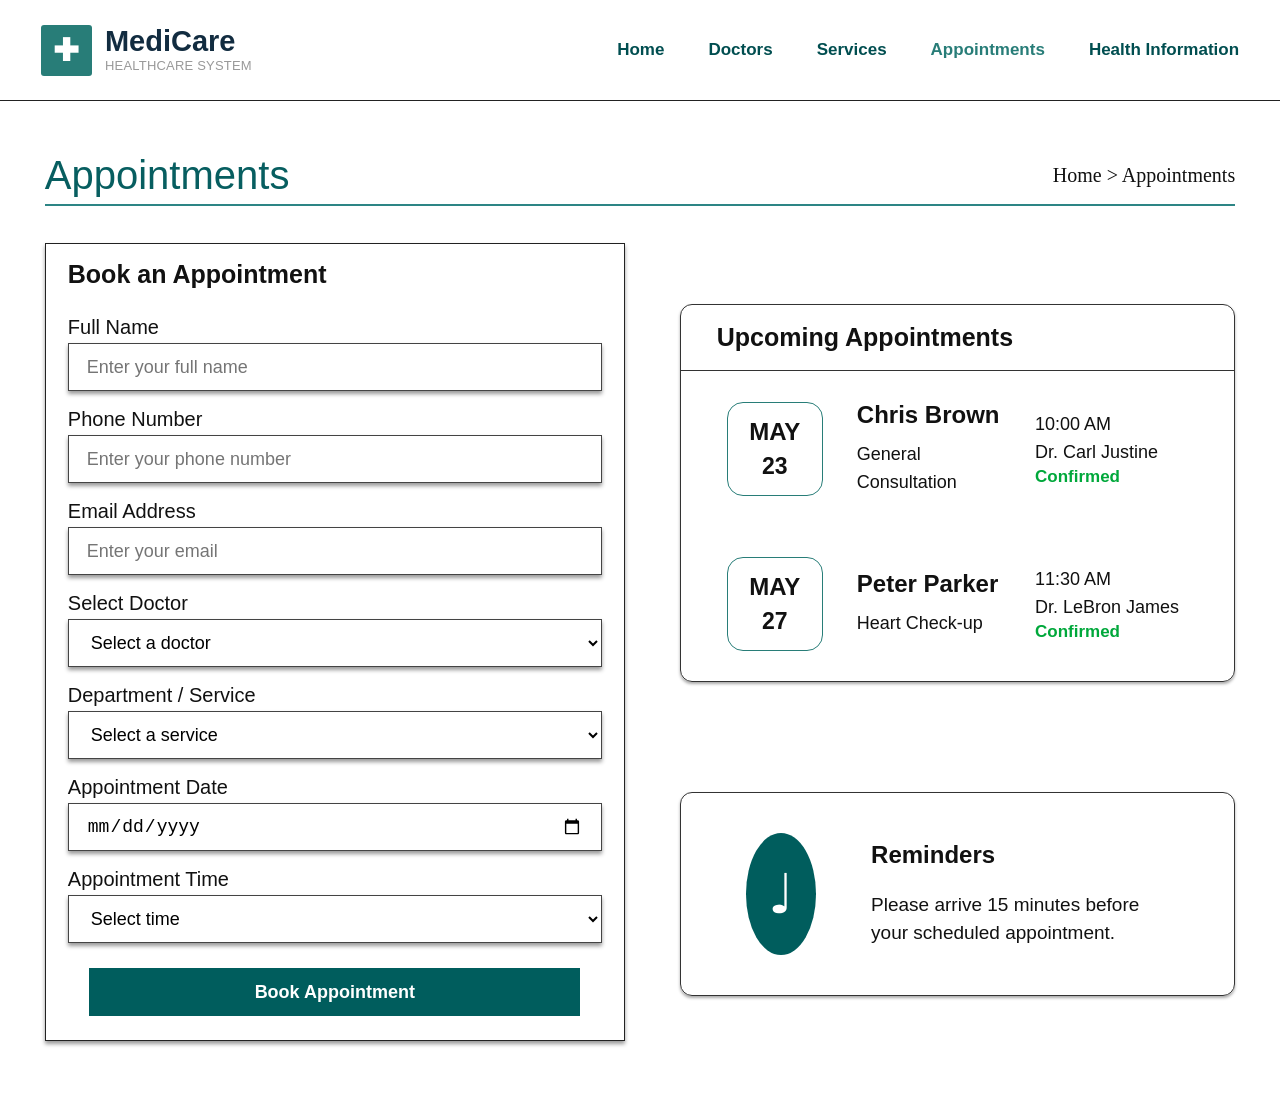
<file: appointments.html>
<!doctype html>
<html lang="en">
  <head>
    <meta charset="UTF-8" />
    <meta name="viewport" content="width=device-width, initial-scale=1.0" />
    <title>MediCare | Appointments</title>
    <link rel="stylesheet" href="style.css" />
  </head>
  <body>
    <header class="site-header">
      <a class="brand" href="index.html"
        ><span class="brand-mark">✚</span
        ><span
          ><strong>MediCare</strong><small>HEALTHCARE SYSTEM</small></span
        ></a
      >
      <nav class="main-nav">
        <a href="index.html">Home</a><a href="doctors.html">Doctors</a
        ><a href="services.html">Services</a
        ><a class="active" href="appointments.html">Appointments</a
        ><a href="health-information.html">Health Information</a>
      </nav>
    </header>
    <main class="container page-content appointment-page">
      <div class="page-heading">
        <h1>Appointments</h1>
        <span>Home &gt; Appointments</span>
      </div>
      <div class="appointment-layout">
        <form class="appointment-form" id="appointmentForm">
          <h2>Book an Appointment</h2>
          <label
            >Full Name<input
              id="fullName"
              type="text"
              placeholder="Enter your full name"
              required
          /></label>
          <label
            >Phone Number<input
              id="phone"
              type="tel"
              placeholder="Enter your phone number"
              required
          /></label>
          <label
            >Email Address<input
              id="email"
              type="email"
              placeholder="Enter your email"
              required
          /></label>
          <label
            >Select Doctor<select required>
              <option value="">Select a doctor</option>
              <option>Dr. Carl Justine</option>
              <option>Dr. Johnny Sins</option>
              <option>Dr. Brian Carlo</option>
              <option>Dr. John Yuri</option>
              <option>Dr. LeBron James</option>
              <option>Dr. Cris Jerome</option>
            </select></label
          >
          <label
            >Department / Service<select required>
              <option value="">Select a service</option>
              <option>Consultation</option>
              <option>Laboratory</option>
              <option>Pharmacy</option>
              <option>Health Check-Up</option>
              <option>Emergency Care</option>
            </select></label
          >
          <label>Appointment Date<input type="date" required /></label>
          <label
            >Appointment Time<select required>
              <option value="">Select time</option>
              <option>09:00 AM</option>
              <option>10:00 AM</option>
              <option>11:30 AM</option>
              <option>01:00 PM</option>
              <option>02:30 PM</option>
              <option>04:00 PM</option>
            </select></label
          >
          <button class="submit-btn" type="submit">Book Appointment</button>
        </form>

        <div class="appointment-side">
          <section class="upcoming box">
            <h2>Upcoming Appointments</h2>
            <div class="appointment-item">
              <div class="date-badge"><strong>MAY</strong><b>23</b></div>
              <div>
                <h3>Chris Brown</h3>
                <p>General Consultation</p>
              </div>
              <div>
                <p>10:00 AM<br />Dr. Carl Justine</p>
                <strong class="confirmed">Confirmed</strong>
              </div>
            </div>
            <div class="appointment-item">
              <div class="date-badge"><strong>MAY</strong><b>27</b></div>
              <div>
                <h3>Peter Parker</h3>
                <p>Heart Check-up</p>
              </div>
              <div>
                <p>11:30 AM<br />Dr. LeBron James</p>
                <strong class="confirmed">Confirmed</strong>
              </div>
            </div>
          </section>
          <section class="reminder box">
            <div class="bell">♩</div>
            <div>
              <h2>Reminders</h2>
              <p>Please arrive 15 minutes before your scheduled appointment.</p>
            </div>
          </section>
        </div>
      </div>
    </main>
  </body>
</html>
</file>
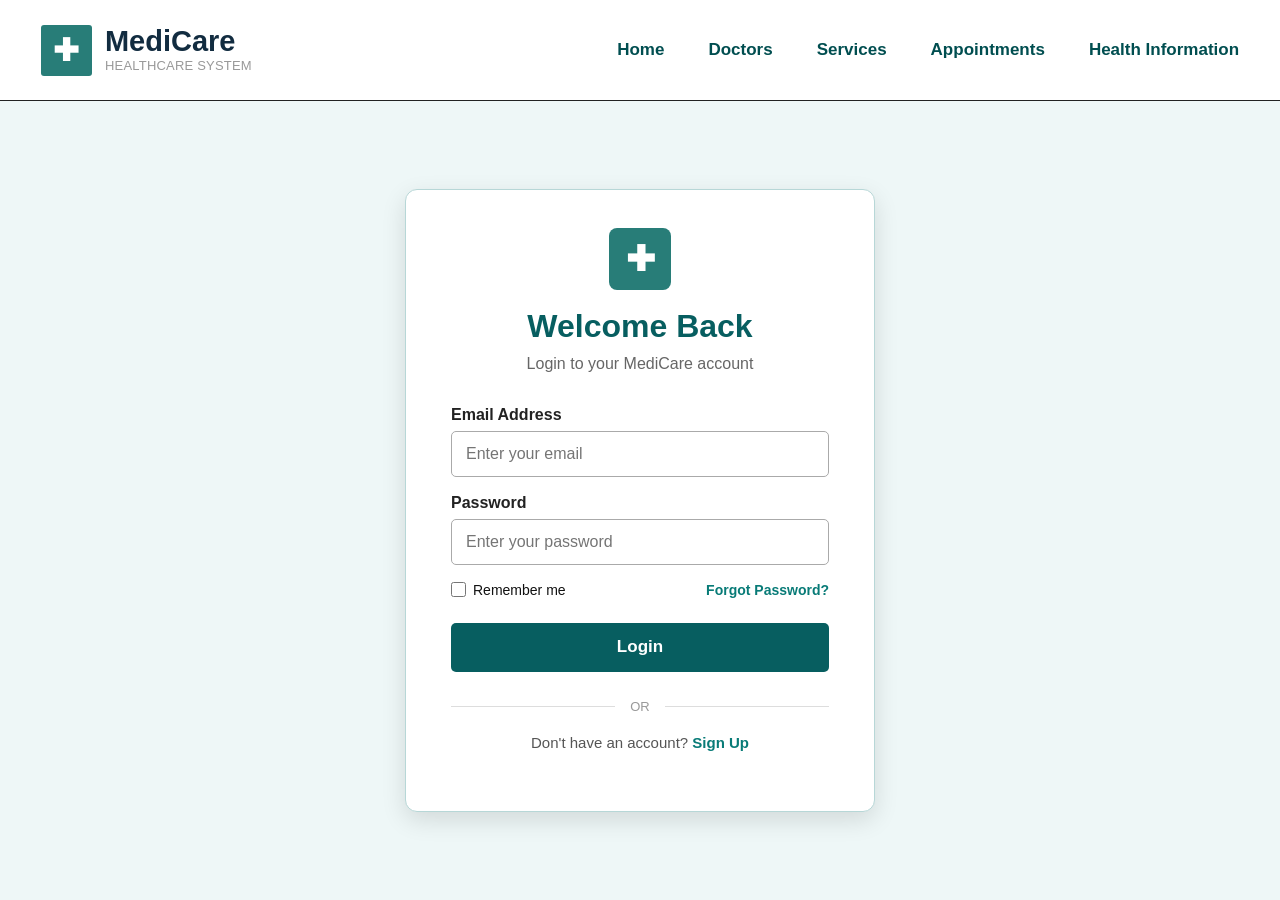
<file: login.html>
<!doctype html>
<html lang="en">
  <head>
    <meta charset="UTF-8" />

    <meta name="viewport" content="width=device-width, initial-scale=1.0" />

    <title>MediCare | Login</title>

    <link rel="stylesheet" href="style.css" />
  </head>

  <body class="account-page">
    <!-- HEADER -->
    <header class="site-header">
      <a class="brand" href="index.html">
        <span class="brand-mark"> ✚ </span>

        <span>
          <strong>MediCare</strong>
          <small>HEALTHCARE SYSTEM</small>
        </span>
      </a>

      <nav class="main-nav">
        <a href="index.html"> Home </a>

        <a href="doctors.html"> Doctors </a>

        <a href="services.html"> Services </a>

        <a href="appointments.html"> Appointments </a>

        <a href="health-information.html"> Health Information </a>
      </nav>
    </header>

    <!-- LOGIN SECTION -->
    <main class="account-container">
      <section class="account-card">
        <div class="account-logo">
          <span class="brand-mark"> ✚ </span>
        </div>

        <h1>Welcome Back</h1>

        <p class="account-subtitle">Login to your MediCare account</p>

        <!-- LOGIN FORM -->
        <form id="loginForm">
          <label>
            Email Address

            <input
              type="email"
              id="loginEmail"
              placeholder="Enter your email"
            />
          </label>

          <label>
            Password

            <input
              type="password"
              id="loginPassword"
              placeholder="Enter your password"
            />
          </label>

          <div class="account-options">
            <label class="remember">
              <input type="checkbox" />

              Remember me
            </label>

            <a href="#"> Forgot Password? </a>
          </div>

          <a href="index.html" class="account-btn">Login</a>
        </form>

        <div class="account-divider">
          <span>OR</span>
        </div>

        <p class="account-switch">
          Don't have an account?

          <a href="signup.html"> Sign Up </a>
        </p>
      </section>
    </main>
  </body>
</html>
</file>
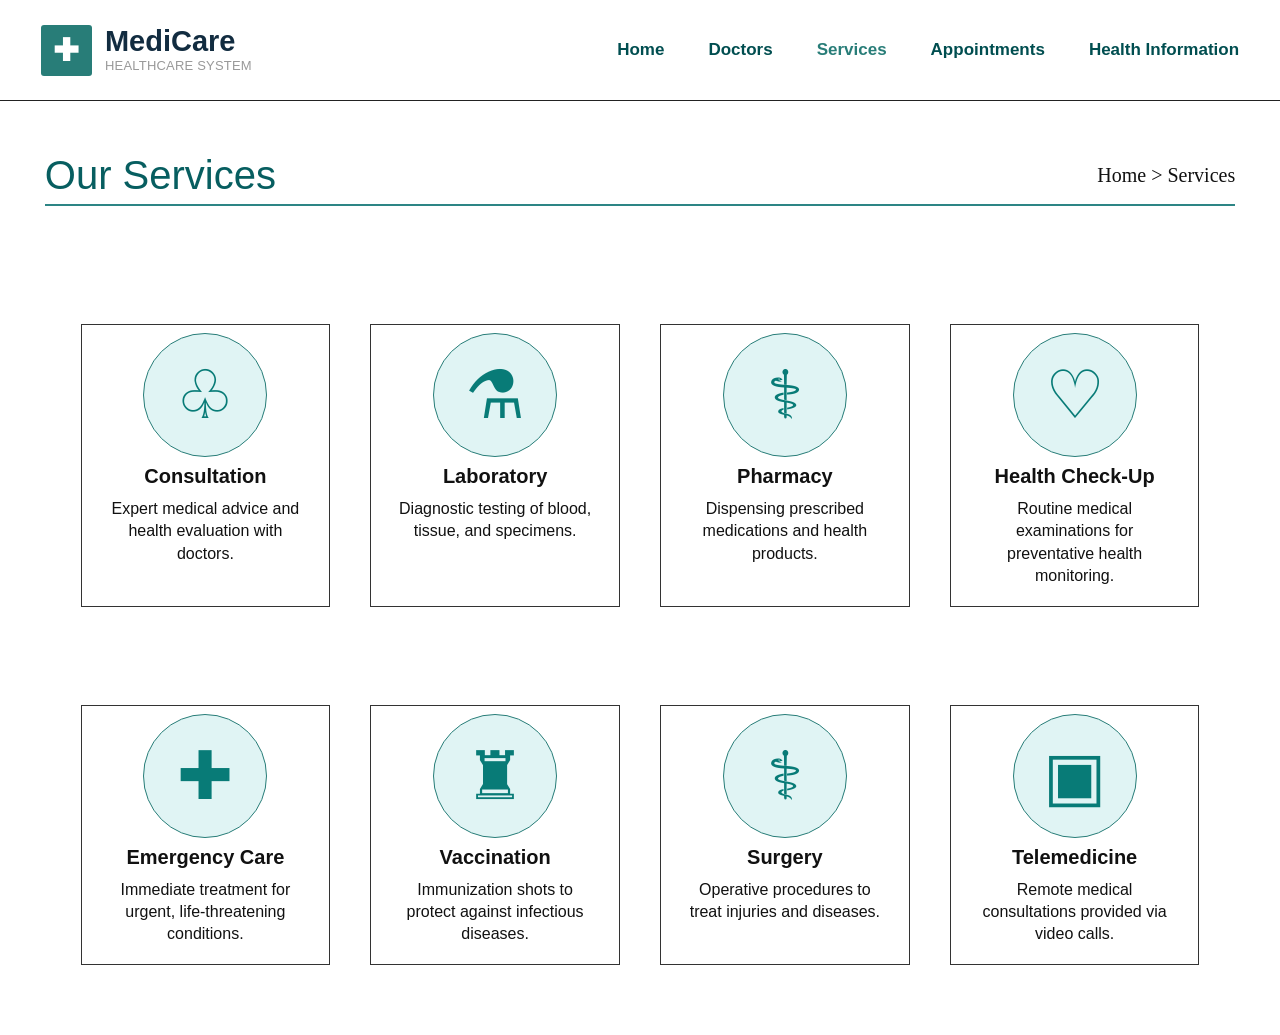
<file: services.html>
<!doctype html>
<html lang="en">
  <head>
    <meta charset="UTF-8" />
    <meta name="viewport" content="width=device-width, initial-scale=1.0" />
    <title>MediCare | Services</title>
    <link rel="stylesheet" href="style.css" />
  </head>
  <body>
    <header class="site-header">
      <a class="brand" href="index.html"
        ><span class="brand-mark">✚</span
        ><span
          ><strong>MediCare</strong><small>HEALTHCARE SYSTEM</small></span
        ></a
      >
      <nav class="main-nav">
        <a href="index.html">Home</a><a href="doctors.html">Doctors</a
        ><a class="active" href="services.html">Services</a
        ><a href="appointments.html">Appointments</a
        ><a href="health-information.html">Health Information</a>
      </nav>
    </header>
    <main class="container page-content">
      <div class="page-heading">
        <h1>Our Services</h1>
        <span>Home &gt; Services</span>
      </div>
      <section class="services-grid">
        <article class="service-card">
          <div class="round-icon">♧</div>
          <h2>Consultation</h2>
          <p>Expert medical advice and health evaluation with doctors.</p>
        </article>
        <article class="service-card">
          <div class="round-icon">⚗</div>
          <h2>Laboratory</h2>
          <p>Diagnostic testing of blood, tissue, and specimens.</p>
        </article>
        <article class="service-card">
          <div class="round-icon">⚕</div>
          <h2>Pharmacy</h2>
          <p>Dispensing prescribed medications and health products.</p>
        </article>
        <article class="service-card">
          <div class="round-icon">♡</div>
          <h2>Health Check-Up</h2>
          <p>
            Routine medical examinations for preventative health monitoring.
          </p>
        </article>
        <article class="service-card">
          <div class="round-icon">✚</div>
          <h2>Emergency Care</h2>
          <p>Immediate treatment for urgent, life-threatening conditions.</p>
        </article>
        <article class="service-card">
          <div class="round-icon">♜</div>
          <h2>Vaccination</h2>
          <p>Immunization shots to protect against infectious diseases.</p>
        </article>
        <article class="service-card">
          <div class="round-icon">⚕</div>
          <h2>Surgery</h2>
          <p>Operative procedures to treat injuries and diseases.</p>
        </article>
        <article class="service-card">
          <div class="round-icon">▣</div>
          <h2>Telemedicine</h2>
          <p>Remote medical consultations provided via video calls.</p>
        </article>
      </section>
    </main>
  </body>
</html>
</file>
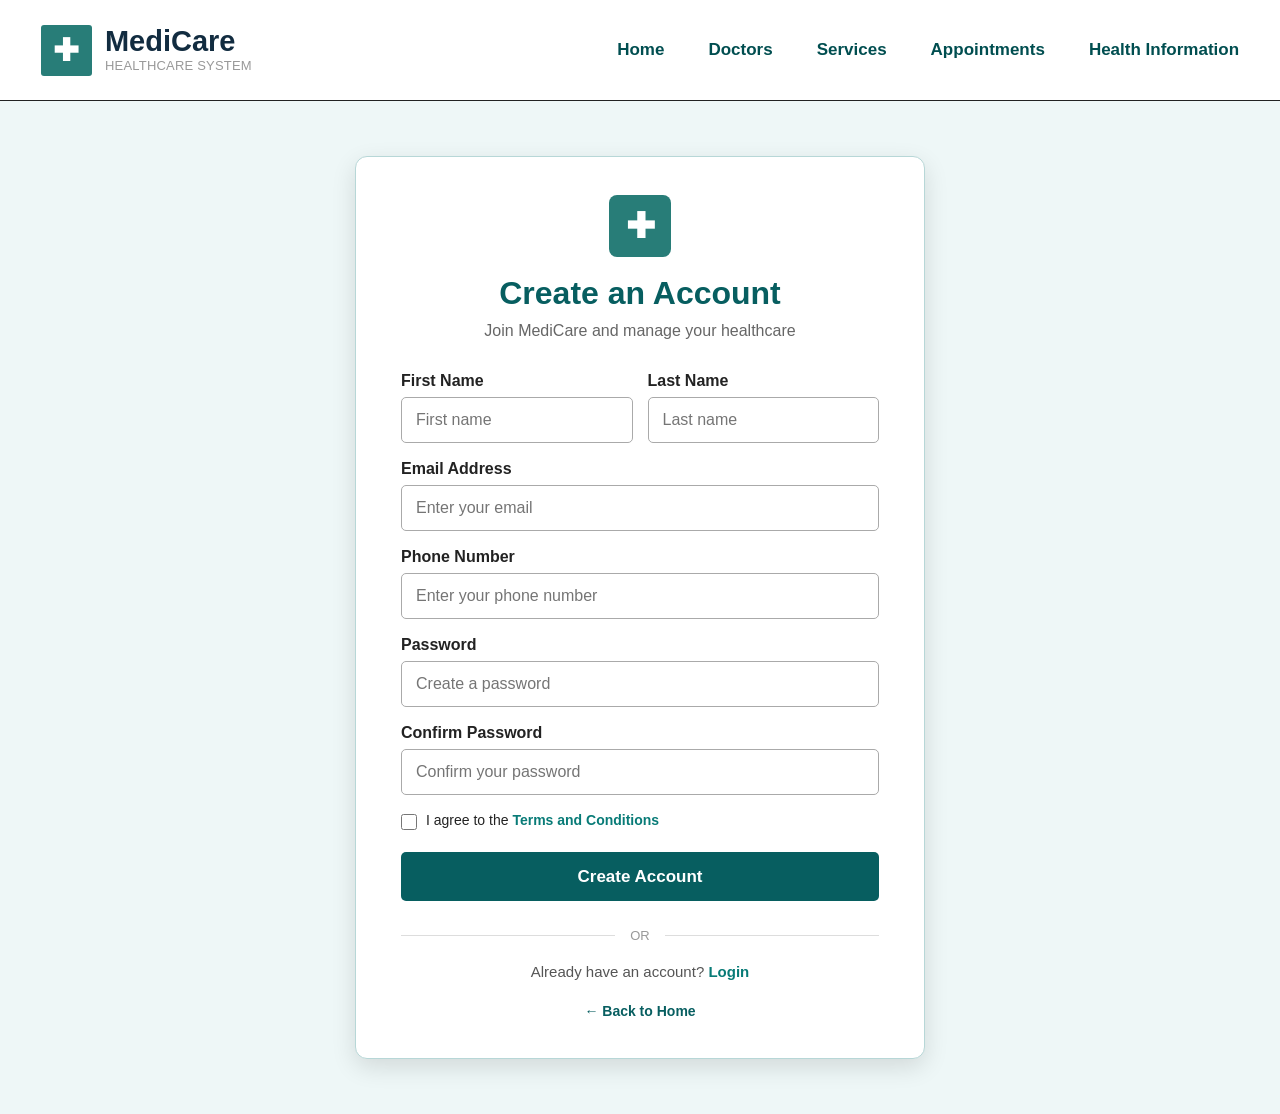
<file: signup.html>
<!doctype html>
<html lang="en">
  <head>
    <meta charset="UTF-8" />

    <meta name="viewport" content="width=device-width, initial-scale=1.0" />

    <title>MediCare | Sign Up</title>

    <link rel="stylesheet" href="style.css" />
  </head>

  <body class="account-page">
    <!-- HEADER -->
    <header class="site-header">
      <a class="brand" href="index.html">
        <span class="brand-mark"> ✚ </span>

        <span>
          <strong>MediCare</strong>
          <small>HEALTHCARE SYSTEM</small>
        </span>
      </a>

      <nav class="main-nav">
        <a href="index.html"> Home </a>

        <a href="doctors.html"> Doctors </a>

        <a href="services.html"> Services </a>

        <a href="appointments.html"> Appointments </a>

        <a href="health-information.html"> Health Information </a>
      </nav>
    </header>

    <!-- SIGN UP SECTION -->
    <main class="account-container">
      <section class="account-card signup-card">
        <div class="account-logo">
          <span class="brand-mark"> ✚ </span>
        </div>

        <h1>Create an Account</h1>

        <p class="account-subtitle">Join MediCare and manage your healthcare</p>

        <!-- SIGN UP FORM -->
        <form id="signupForm">
          <div class="two-inputs">
            <label>
              First Name

              <input
                type="text"
                id="firstName"
                placeholder="First name"
              />
            </label>

            <label>
              Last Name

              <input
                type="text"
                id="lastName"
                placeholder="Last name"
              />
            </label>
          </div>

          <label>
            Email Address

            <input
              type="email"
              id="signupEmail"
              placeholder="Enter your email"
            />
          </label>

          <label>
            Phone Number

            <input
              type="tel"
              id="signupPhone"
              placeholder="Enter your phone number"
            />
          </label>

          <label>
            Password

            <input
              type="password"
              id="signupPassword"
              placeholder="Create a password"
            />
          </label>

          <label>
            Confirm Password

            <input
              type="password"
              id="confirmPassword"
              placeholder="Confirm your password"
            />
          </label>

          <label class="terms">
            <input type="checkbox" id="terms"/>

            <span>
              I agree to the
              <a href="#"> Terms and Conditions </a>
            </span>
          </label>

          <a href="index.html" type="submit" class="account-btn">Create Account</a>
        </form>

        <div class="account-divider">
          <span>OR</span>
        </div>

        <p class="account-switch">
          Already have an account?

          <a href="login.html"> Login </a>
        </p>

        <a href="index.html" class="back-home"> ← Back to Home </a>
      </section>
    </main>
  </body>
</html>
</file>
<file: style.css>
/* =========================================================
   GLOBAL RESET
========================================================= */

* {
  box-sizing: border-box;
  margin: 0;
  padding: 0;
}

html {
  scroll-behavior: smooth;
}

body {
  font-family: Arial, Helvetica, sans-serif;
  color: #111;
  background: #fff;
  font-size: 16px;
}

/* =========================================================
   GENERAL CONTAINER
========================================================= */

.container {
  width: min(1370px, calc(100% - 7%));
  margin: auto;
}

/* =========================================================
   HEADER
========================================================= */

.site-header {
  height: 101px;
  border-bottom: 1px solid #222;
  display: flex;
  align-items: center;
  justify-content: space-between;
  padding: 0 3.2%;
  background: #fff;
}

/* =========================================================
   WEBSITE BRAND / LOGO
========================================================= */

.brand {
  display: flex;
  align-items: center;
  gap: 13px;
  text-decoration: none;
  color: #122c40;
}

.brand-mark {
  display: inline-flex;
  align-items: center;
  justify-content: center;
  width: 51px;
  height: 51px;
  background: #287d78;
  color: #fff;
  border-radius: 3px;
  font-size: 31px;
  font-weight: 700;
}

.brand strong {
  display: block;
  font-size: 29px;
  line-height: 27px;
}

.brand small {
  display: block;
  color: #999;
  font-size: 13px;
  letter-spacing: 0.2px;
  margin-top: 3px;
}

/* =========================================================
   MAIN NAVIGATION
========================================================= */

.main-nav {
  display: flex;
  align-items: center;
  gap: 44px;
}

.main-nav a {
  color: #004e50;
  text-decoration: none;
  font-weight: 700;
  font-size: 17px;
  white-space: nowrap;
}

.main-nav a:hover,
.main-nav a.active {
  color: #287d78;
}

/* =========================================================
   HOME PAGE - HERO SECTION
========================================================= */

.hero {
  min-height: 465px;
  display: grid;
  grid-template-columns: 1fr 1fr;
  gap: 70px;
  align-items: center;
  padding: 58px 7% 32px;
}

.hero-copy h1 {
  font-size: 62px;
  line-height: 1.22;
  font-weight: 400;
  letter-spacing: -1px;
}

.hero-copy h1 span {
  color: #2d8585;
}

.hero-copy p {
  font-size: 23px;
  line-height: 1.45;
  max-width: 570px;
  margin: 23px 0 42px;
}

.hero-actions {
  display: flex;
  gap: 30px;
}

/* =========================================================
   GENERAL BUTTONS
========================================================= */

.btn {
  display: inline-flex;
  align-items: center;
  justify-content: center;
  height: 53px;
  padding: 0 28px;
  text-decoration: none;
  font-size: 19px;
}

.btn-primary {
  background: #2d8585;
  color: #fff;
}

.btn-outline {
  border: 2px solid #2d8585;
  color: #111;
  background: #fff;
}

/* =========================================================
   HERO IMAGE
========================================================= */

.hero-image-wrap {
  position: relative;
}

.hero-image-wrap img {
  display: block;
  width: 100%;
  height: 375px;
  object-fit: cover;
  border-radius: 10px;
}

/* =========================================================
   HERO SLIDER DOTS
========================================================= */

.slider-dots {
  position: absolute;
  bottom: 22px;
  left: 50%;
  transform: translateX(-50%);
  display: flex;
  gap: 17px;
}

.slider-dots i {
  width: 20px;
  height: 5px;
  background: #fff;
  border-radius: 5px;
  display: block;
}

.slider-dots i.current {
  background: #168b8b;
}

/* =========================================================
   HOME PAGE - SERVICES
========================================================= */

.home-services {
  border-top: 5px solid #2d8585;
  padding: 27px 0 40px;
}

.section-title {
  text-align: center;
  font-size: 34px;
  font-weight: 400;
  margin-bottom: 38px;
}

.service-highlight-grid {
  display: grid;
  grid-template-columns: repeat(3, 1fr);
  gap: 23px;
}

.highlight-card {
  border: 3px solid #2d8585;
  min-height: 290px;
  text-align: center;
  padding: 16px 35px 28px;
  text-decoration: none;
  color: #111;
}

.service-icon {
  display: flex;
  align-items: center;
  justify-content: center;
  margin: 0 auto 8px;
  width: 125px;
  height: 125px;
  border-radius: 50%;
  border: 1px solid #287d78;
  background: #e1f3f3;
  color: #087b77;
  font-size: 72px;
}

.highlight-card h3 {
  color: #287d78;
  font-size: 24px;
  margin: 4px 0 11px;
}

.highlight-card p {
  font-size: 19px;
  line-height: 1.4;
}

/* =========================================================
   PAGE CONTENT / PAGE HEADING
========================================================= */

.page-content {
  padding: 52px 0 70px;
}

.page-heading {
  display: flex;
  align-items: center;
  justify-content: space-between;
  border-bottom: 2px solid #2d8585;
  padding-bottom: 6px;
  margin-bottom: 37px;
}

.page-heading h1 {
  color: #075e60;
  font-size: 40px;
  font-weight: 400;
}

.page-heading span {
  font-family: Georgia, serif;
  font-size: 20px;
}

/* =========================================================
   DOCTORS PAGE - SEARCH AND FILTER
========================================================= */

.doctor-tools {
  display: flex;
  justify-content: space-between;
  align-items: center;
  margin-bottom: 73px;
}

.search-box {
  width: 275px;
  height: 45px;
  border: 1px solid #444;
  box-shadow: 0 3px 4px #aaa;
  display: flex;
  align-items: center;
  padding: 0 14px;
}

.search-box input {
  border: 0;
  outline: 0;
  flex: 1;
  font-size: 16px;
}

.search-box span {
  font-size: 31px;
  color: #287d78;
}

.doctor-tools select {
  width: 205px;
  height: 45px;
  padding: 0 25px;
  border: 1px solid #444;
  background: #fff;
  font-family: Georgia, serif;
  font-size: 17px;
}

/* =========================================================
   DOCTORS PAGE - DOCTOR GRID
========================================================= */

.doctor-grid {
  display: grid;
  grid-template-columns: repeat(3, 1fr);
  gap: 40px 115px;
}

/* =========================================================
   DOCTOR CARD
========================================================= */

.doctor-card {
  min-height: 292px;
  border: 1px solid #55b7b7;
  box-shadow: 0 3px 4px #bbb;
  text-align: center;
  display: flex;
  flex-direction: column;
  align-items: center;
  padding: 13px 15px 16px;
}

.doctor-card img {
  width: 104px;
  height: 104px;
  border: 1px solid #777;
  border-radius: 50%;
  object-fit: cover;
  margin-bottom: 13px;
}

.doctor-card h2 {
  font-size: 20px;
  margin-bottom: 4px;
}

.doctor-card h3 {
  font-size: 16px;
  font-weight: 400;
  margin-bottom: 11px;
}

.doctor-card p {
  font-size: 14px;
  line-height: 1.3;
  min-height: 40px;
}

/* =========================================================
   DOCTOR CARD - VIEW PROFILE BUTTON
========================================================= */

.small-btn {
  display: inline-block;
  margin-top: auto;
  background: #fff;
  border: 1px solid #075e60;
  color: #287d78;
  padding: 7px 22px;
  font-size: 15px;
  cursor: pointer;
  text-decoration: none;
}

.small-btn:hover {
  background: #287d78;
  color: #fff;
}

/* =========================================================
   DOCTOR PROFILE PAGE
========================================================= */

/*
   This section is used by:

   doctor-carl.html
   doctor-johnny.html
   doctor-brian.html
   doctor-john.html
   doctor-lebron.html
   doctor-cris.html
*/

.doctor-profile {
  display: flex;
  gap: 50px;
  background-color: #fff;
  padding: 40px;
  border: 1px solid #55b7b7;
  border-radius: 12px;
  box-shadow: 0 3px 4px #bbb;
  margin-top: 30px;
}

/* =========================================================
   DOCTOR PROFILE - IMAGE
========================================================= */

.profile-image {
  width: 320px;
  flex-shrink: 0;
}

.profile-image img {
  display: block;
  width: 100%;
  height: 380px;
  object-fit: cover;
  border-radius: 10px;
  border: 1px solid #777;
}

/* =========================================================
   DOCTOR PROFILE - INFORMATION
========================================================= */

.profile-info {
  flex: 1;
}

.profile-info h2 {
  color: #075e60;
  font-size: 32px;
  margin-bottom: 8px;
}

.profile-info h3 {
  color: #287d78;
  font-size: 20px;
  font-weight: 700;
  margin-top: 20px;
  margin-bottom: 8px;
}

.profile-info p {
  color: #555;
  font-size: 17px;
  line-height: 1.7;
  margin-bottom: 5px;
}

/* =========================================================
   DOCTOR PROFILE - BUTTONS
========================================================= */

/*
   The small-btn is reused for:
   - View Profile
   - Book an Appointment
*/

.profile-info .small-btn {
  margin-top: 25px;
  margin-right: 10px;
}

/* Back to Doctors button */

.back-btn {
  display: inline-block;
  background: #fff;
  color: #075e60;
  border: 1px solid #075e60;
  padding: 7px 22px;
  font-size: 15px;
  text-decoration: none;
  margin-top: 25px;
}

.back-btn:hover {
  background: #075e60;
  color: #fff;
}

/* =========================================================
   NO DOCTORS MESSAGE
========================================================= */

.empty-message {
  display: none;
  text-align: center;
  margin: 35px;
  font-size: 20px;
}

/* =========================================================
   SERVICES PAGE
========================================================= */

.services-grid {
  display: grid;
  grid-template-columns: repeat(4, 1fr);
  gap: 98px 40px;
  padding: 81px 3% 0;
}

.service-card {
  border: 1px solid #333;
  min-height: 240px;
  text-align: center;
  padding: 9px 20px 18px;
}

.round-icon {
  width: 124px;
  height: 124px;
  border-radius: 50%;
  background: #e0f4f4;
  border: 1px solid #287d78;
  color: #087b77;
  display: flex;
  align-items: center;
  justify-content: center;
  font-size: 67px;
  margin: -1px auto 8px;
}

.service-card h2 {
  font-size: 20px;
  margin-bottom: 10px;
}

.service-card p {
  font-size: 16px;
  line-height: 1.4;
}

/* =========================================================
   APPOINTMENTS PAGE
========================================================= */

.appointment-layout {
  display: grid;
  grid-template-columns: 580px 1fr;
  gap: 55px;
}

.appointment-form {
  border: 1px solid #222;
  box-shadow: 0 3px 4px #999;
  padding: 16px 22px 24px;
}

.appointment-form h2 {
  font-size: 25px;
  margin-bottom: 27px;
}

.appointment-form label {
  display: block;
  font-size: 20px;
  margin-bottom: 17px;
}

.appointment-form input,
.appointment-form select {
  display: block;
  width: 100%;
  height: 48px;
  margin-top: 4px;
  border: 1px solid #444;
  box-shadow: 0 3px 4px #999;
  padding: 0 18px;
  font-size: 18px;
  background: #fff;
}

.submit-btn {
  width: 92%;
  margin: 8px 4% 0;
  height: 48px;
  border: 0;
  background: #005d5d;
  color: #fff;
  font-weight: 700;
  font-size: 18px;
  cursor: pointer;
}

/* =========================================================
   APPOINTMENT SIDE
========================================================= */

.appointment-side {
  display: flex;
  flex-direction: column;
  gap: 110px;
  padding-top: 61px;
}

.box {
  border: 1px solid #333;
  border-radius: 12px;
  box-shadow: 0 2px 3px #aaa;
}

/* =========================================================
   UPCOMING APPOINTMENTS
========================================================= */

.upcoming h2 {
  font-size: 25px;
  padding: 18px 36px;
  border-bottom: 1px solid #333;
}

.appointment-item {
  display: grid;
  grid-template-columns: 105px 1fr 1fr;
  align-items: center;
  gap: 25px;
  padding: 30px 46px;
}

.date-badge {
  border: 1px solid #287d78;
  border-radius: 16px;
  width: 96px;
  height: 94px;
  display: flex;
  flex-direction: column;
  align-items: center;
  justify-content: center;
}

.date-badge strong {
  font-size: 24px;
}

.date-badge b {
  font-size: 23px;
  margin-top: 7px;
}

.appointment-item h3 {
  font-size: 24px;
  margin-bottom: 12px;
}

.appointment-item p {
  font-size: 18px;
  line-height: 1.55;
}

.confirmed {
  color: #00a83b;
  font-size: 17px;
}

/* =========================================================
   REMINDER
========================================================= */

.reminder {
  display: flex;
  align-items: center;
  gap: 55px;
  padding: 40px 65px;
}

.bell {
  width: 122px;
  height: 122px;
  border-radius: 50%;
  background: #005d5d;
  color: #fff;
  display: flex;
  align-items: center;
  justify-content: center;
  font-size: 55px;
}

.reminder h2 {
  font-size: 24px;
  margin-bottom: 22px;
}

.reminder p {
  font-size: 19px;
  line-height: 1.45;
}

/* =========================================================
   HEALTH INFORMATION - FEATURED ARTICLES
========================================================= */

.featured {
  padding: 48px 58px 50px;
}

.featured > h2 {
  font-size: 36px;
  margin-bottom: 36px;
}

.article-grid {
  display: grid;
  grid-template-columns: 1fr 1fr;
  gap: 110px;
}

.article-card {
  border: 1px solid #333;
  border-radius: 11px;
  overflow: hidden;
}

.article-card img {
  width: 100%;
  height: 160px;
  object-fit: cover;
  display: block;
}

.article-body {
  position: relative;
  padding: 17px 14px 23px;
  min-height: 168px;
}

.article-body h3 {
  font-size: 25px;
  margin-bottom: 8px;
}

.article-body p {
  font-size: 19px;
  line-height: 1.4;
  max-width: 80%;
}

.read-btn {
  position: absolute;
  right: 27px;
  bottom: 23px;
  background: #005d5d;
  color: #fff;
  text-decoration: none;
  padding: 10px 27px;
  border-radius: 5px;
  font-size: 18px;
}

/* =========================================================
   HEALTH INFORMATION - CATEGORIES
========================================================= */

.categories {
  margin-top: 35px;
}

.categories h2 {
  font-size: 36px;
  margin-bottom: 35px;
}

.category-grid {
  display: grid;
  grid-template-columns: repeat(4, 1fr);
  gap: 85px;
}

.category-grid button {
  height: 57px;
  background: #fff;
  border: 3px solid #075e60;
  box-shadow: 0 3px 4px #999;
  font-size: 24px;
  font-weight: 700;
  cursor: pointer;
}

.category-grid button:hover {
  background: #075e60;
  color: #fff;
}

/* =========================================================
   FOOTER
========================================================= */

.footer {
  background: #d8e7e9;
  min-height: 87px;
  display: flex;
  align-items: center;
  justify-content: space-around;
  padding: 15px 4%;
  gap: 20px;
  font-size: 16px;
}

.footer-brand {
  display: flex;
  align-items: center;
  gap: 8px;
  color: #122c40;
  font-size: 22px;
}

.footer-brand .brand-mark {
  width: 42px;
  height: 42px;
  font-size: 25px;
}

/* =========================================================
   LOGIN & SIGN UP PAGES
========================================================= */

.account-page {
  background-color: #eef7f7;
  min-height: 100vh;
}

/* =========================================================
   ACCOUNT CONTAINER
========================================================= */

.account-container {
  min-height: calc(100vh - 101px);

  display: flex;
  align-items: center;
  justify-content: center;

  padding: 55px 20px;
}

/* =========================================================
   ACCOUNT CARD
========================================================= */

.account-card {
  width: 470px;

  background-color: #ffffff;

  border: 1px solid #b7d7d7;
  border-radius: 12px;

  box-shadow: 0 8px 25px rgba(0, 0, 0, 0.12);

  padding: 38px 45px;

  text-align: center;
}

/* SIGN UP CARD
   Sign up needs a little more width because
   it has more input fields.
========================================================= */

.signup-card {
  width: 570px;
}

/* =========================================================
   ACCOUNT LOGO
========================================================= */

.account-logo {
  display: flex;
  justify-content: center;

  margin-bottom: 18px;
}

.account-logo .brand-mark {
  width: 62px;
  height: 62px;

  display: flex;
  align-items: center;
  justify-content: center;

  background-color: #287d78;
  color: #ffffff;

  border-radius: 8px;

  font-size: 35px;
  font-weight: 700;
}

/* =========================================================
   ACCOUNT TITLE
========================================================= */

.account-card h1 {
  color: #075e60;

  font-size: 32px;
  font-weight: 700;

  margin-bottom: 8px;
}

.account-subtitle {
  color: #666;

  font-size: 16px;
  line-height: 1.4;

  margin-bottom: 30px;
}

/* =========================================================
   ACCOUNT FORM
========================================================= */

.account-card form {
  text-align: left;
}

/* FORM LABELS */

.account-card form > label,
.two-inputs label {
  display: block;

  color: #222;

  font-size: 16px;
  font-weight: 600;

  margin-bottom: 17px;
}

/* =========================================================
   ACCOUNT INPUTS
========================================================= */

.account-card input[type="text"],
.account-card input[type="email"],
.account-card input[type="tel"],
.account-card input[type="password"] {
  width: 100%;
  height: 46px;

  display: block;

  margin-top: 7px;

  padding: 0 14px;

  border: 1px solid #aaa;
  border-radius: 5px;

  outline: none;

  font-family: Arial, Helvetica, sans-serif;
  font-size: 16px;

  background-color: #ffffff;
}

/* INPUT FOCUS */

.account-card input[type="text"]:focus,
.account-card input[type="email"]:focus,
.account-card input[type="tel"]:focus,
.account-card input[type="password"]:focus {
  border-color: #287d78;

  box-shadow: 0 0 0 2px rgba(45, 133, 133, 0.15);
}

/* =========================================================
   TWO INPUTS
   Used for things like First Name / Last Name
========================================================= */

.two-inputs {
  display: grid;

  grid-template-columns: 1fr 1fr;

  gap: 15px;
}

/* =========================================================
   LOGIN OPTIONS
========================================================= */

.account-options {
  display: flex;

  justify-content: space-between;
  align-items: center;

  margin: 5px 0 25px;

  font-size: 14px;
}

/* REMEMBER ME */

.remember {
  display: flex !important;

  align-items: center;

  gap: 7px;

  margin: 0 !important;

  font-weight: 400 !important;
}

.remember input {
  width: 15px;
  height: 15px;

  margin: 0;
}

/* =========================================================
   ACCOUNT LINKS
========================================================= */

.account-options a,
.account-switch a,
.terms a {
  color: #087b77;

  font-weight: 700;

  text-decoration: none;
}

.account-options a:hover,
.account-switch a:hover,
.terms a:hover {
  color: #075e60;

  text-decoration: underline;
}

/* =========================================================
   ACCOUNT BUTTON
   This now works with <a> instead of JavaScript/button.
========================================================= */

.account-btn {
  width: 100%;
  height: 49px;

  display: flex;

  align-items: center;
  justify-content: center;

  border: none;
  border-radius: 5px;

  background-color: #075e60;
  color: #ffffff;

  font-family: Arial, Helvetica, sans-serif;
  font-size: 17px;
  font-weight: 700;

  text-decoration: none;

  cursor: pointer;

  transition: background-color 0.2s ease;
}

.account-btn:hover {
  background-color: #287d78;

  color: #ffffff;
}

/* =========================================================
   ACCOUNT DIVIDER
========================================================= */

.account-divider {
  display: flex;

  align-items: center;

  gap: 15px;

  margin: 27px 0 20px;

  color: #999;

  font-size: 13px;
}

.account-divider::before,
.account-divider::after {
  content: "";

  height: 1px;

  background-color: #ddd;

  flex: 1;
}

/* =========================================================
   ACCOUNT SWITCH
========================================================= */

.account-switch {
  color: #555;

  font-size: 15px;

  margin-bottom: 22px;
}

/* =========================================================
   BACK TO HOME
========================================================= */

.back-home {
  color: #075e60;

  text-decoration: none;

  font-size: 14px;
  font-weight: 600;
}

.back-home:hover {
  text-decoration: underline;
}

/* =========================================================
   TERMS AND CONDITIONS
========================================================= */

.terms {
  display: flex !important;

  align-items: flex-start;

  gap: 9px;

  color: #555;

  font-size: 14px !important;
  font-weight: 400 !important;

  margin: 4px 0 22px !important;
}

.terms input {
  width: 16px;
  height: 16px;

  margin-top: 2px;

  flex-shrink: 0;
}

/* =========================================================
   LOGIN & SIGN UP - MOBILE
========================================================= */

@media (max-width: 760px) {
  .account-container {
    min-height: calc(100vh - 90px);

    padding: 35px 15px;
  }

  .account-card,
  .signup-card {
    width: 100%;
    max-width: 470px;

    padding: 30px 25px;
  }

  .signup-card {
    max-width: 570px;
  }

  .account-card h1 {
    font-size: 28px;
  }

  .account-subtitle {
    font-size: 15px;
  }

  .two-inputs {
    grid-template-columns: 1fr;

    gap: 0;
  }

  .account-options {
    gap: 15px;

    flex-direction: column;

    align-items: flex-start;
  }

  .account-btn {
    height: 48px;
  }
}
/* =========================================================
   TABLET RESPONSIVE - 1100px
========================================================= */

@media (max-width: 1100px) {
  /* HEADER */
  .main-nav {
    gap: 18px;
  }

  .main-nav a {
    font-size: 14px;
  }

  /* HERO */
  .hero {
    gap: 35px;
    padding-left: 3%;
    padding-right: 3%;
  }

  .hero-copy h1 {
    font-size: 48px;
  }

  /* DOCTORS */
  .doctor-grid {
    gap: 35px;
  }

  /* SERVICES */
  .services-grid {
    grid-template-columns: repeat(2, 1fr);
    gap: 55px;
  }

  /* APPOINTMENTS */
  .appointment-layout {
    grid-template-columns: 1fr;
  }

  .appointment-side {
    padding-top: 0;
  }

  /* HEALTH INFORMATION */
  .article-grid {
    gap: 30px;
  }

  .category-grid {
    gap: 20px;
  }

  /* FOOTER */
  .footer {
    flex-wrap: wrap;
  }
}

/* =========================================================
   MOBILE RESPONSIVE - 760px
========================================================= */

@media (max-width: 760px) {
  /* HEADER */
  .site-header {
    height: auto;
    min-height: 90px;
    flex-direction: column;
    gap: 18px;
    padding: 18px 4%;
  }

  .main-nav {
    flex-wrap: wrap;
    justify-content: center;
    gap: 12px 20px;
  }

  /* HERO */
  .hero {
    grid-template-columns: 1fr;
    padding-top: 35px;
  }

  .hero-copy h1 {
    font-size: 42px;
  }

  .hero-copy p {
    font-size: 18px;
  }

  .hero-image-wrap img {
    height: 280px;
  }

  /* GENERAL GRIDS */
  .service-highlight-grid,
  .doctor-grid,
  .services-grid,
  .article-grid,
  .category-grid {
    grid-template-columns: 1fr;
  }

  /* PAGE HEADING */
  .page-heading {
    align-items: flex-start;
    gap: 15px;
    flex-direction: column;
  }

  /* DOCTOR SEARCH */
  .doctor-tools {
    gap: 18px;
    align-items: stretch;
    flex-direction: column;
    margin-bottom: 40px;
  }

  .search-box,
  .doctor-tools select {
    width: 100%;
  }

  /* =====================================================
     DOCTOR PROFILE MOBILE
  ===================================================== */

  .doctor-profile {
    flex-direction: column;
    padding: 25px;
    gap: 25px;
    margin-top: 20px;
  }

  .profile-image {
    width: 100%;
  }

  .profile-image img {
    width: 100%;
    height: 350px;
  }

  .profile-info h2 {
    font-size: 27px;
  }

  .profile-info h3 {
    font-size: 18px;
  }

  .profile-info p {
    font-size: 16px;
  }

  .profile-info .small-btn,
  .profile-info .back-btn {
    width: 100%;
    text-align: center;
    margin-right: 0;
  }

  /* APPOINTMENTS */
  .appointment-layout {
    grid-template-columns: 1fr;
  }

  .appointment-item {
    grid-template-columns: 80px 1fr;
    padding: 24px;
  }

  .appointment-item > div:last-child {
    grid-column: 2;
  }

  .appointment-side {
    gap: 40px;
  }

  /* REMINDER */
  .reminder {
    padding: 30px;
    gap: 25px;
  }

  /* HEALTH INFORMATION */
  .featured {
    padding: 30px 20px;
  }

  .article-body p {
    max-width: 100%;
    padding-bottom: 50px;
  }

  .read-btn {
    position: static;
    display: inline-block;
    margin-top: 18px;
  }

  /* FOOTER */
  .footer {
    flex-direction: column;
    align-items: flex-start;
  }

  /* HERO BUTTONS */
  .hero-actions {
    flex-wrap: wrap;
  }

  .btn {
    width: 100%;
  }
}

/* =========================================================
   LOGIN & SIGN UP - MOBILE
========================================================= */

@media (max-width: 760px) {
  .account-container {
    padding: 35px 15px;
  }

  .account-card,
  .signup-card {
    width: 100%;
    max-width: 470px;
    padding: 30px 25px;
  }

  .two-inputs {
    grid-template-columns: 1fr;
    gap: 0;
  }

  .account-options {
    gap: 15px;
    flex-direction: column;
    align-items: flex-start;
  }
}
</file>
